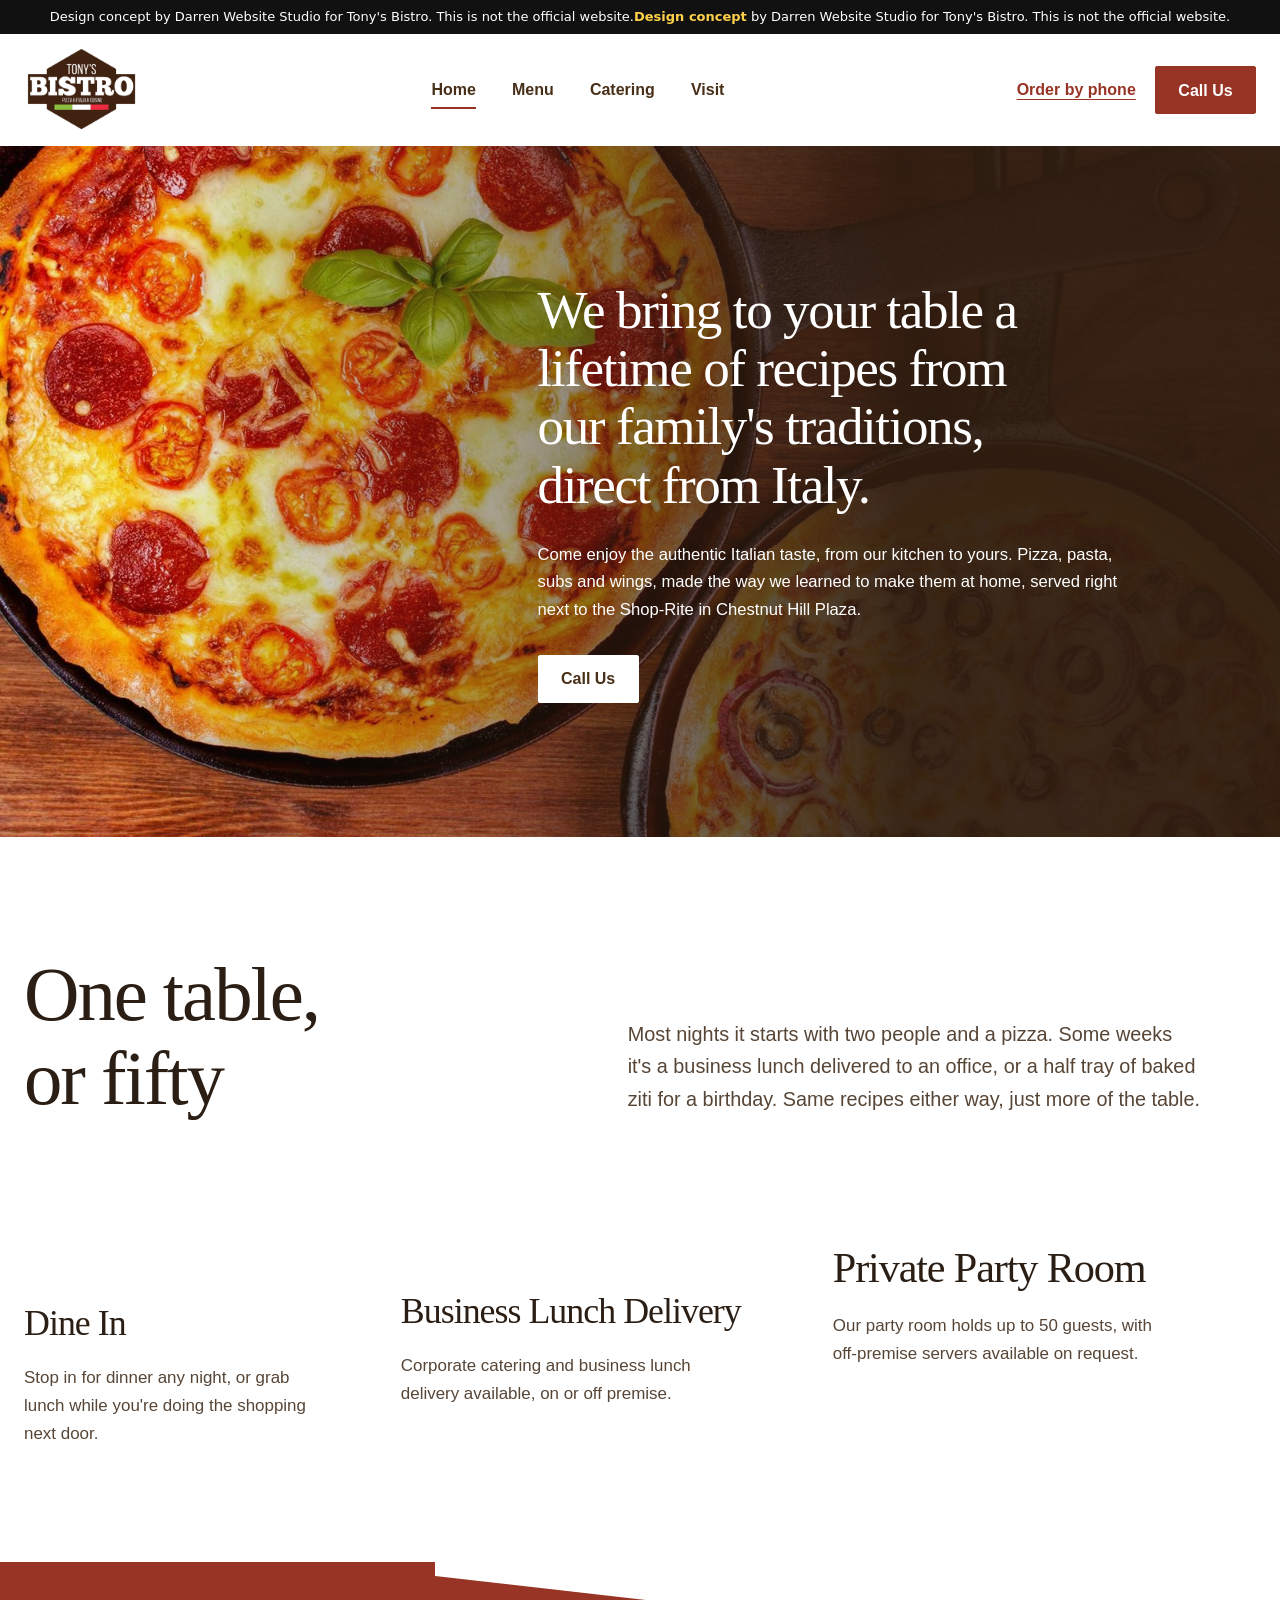
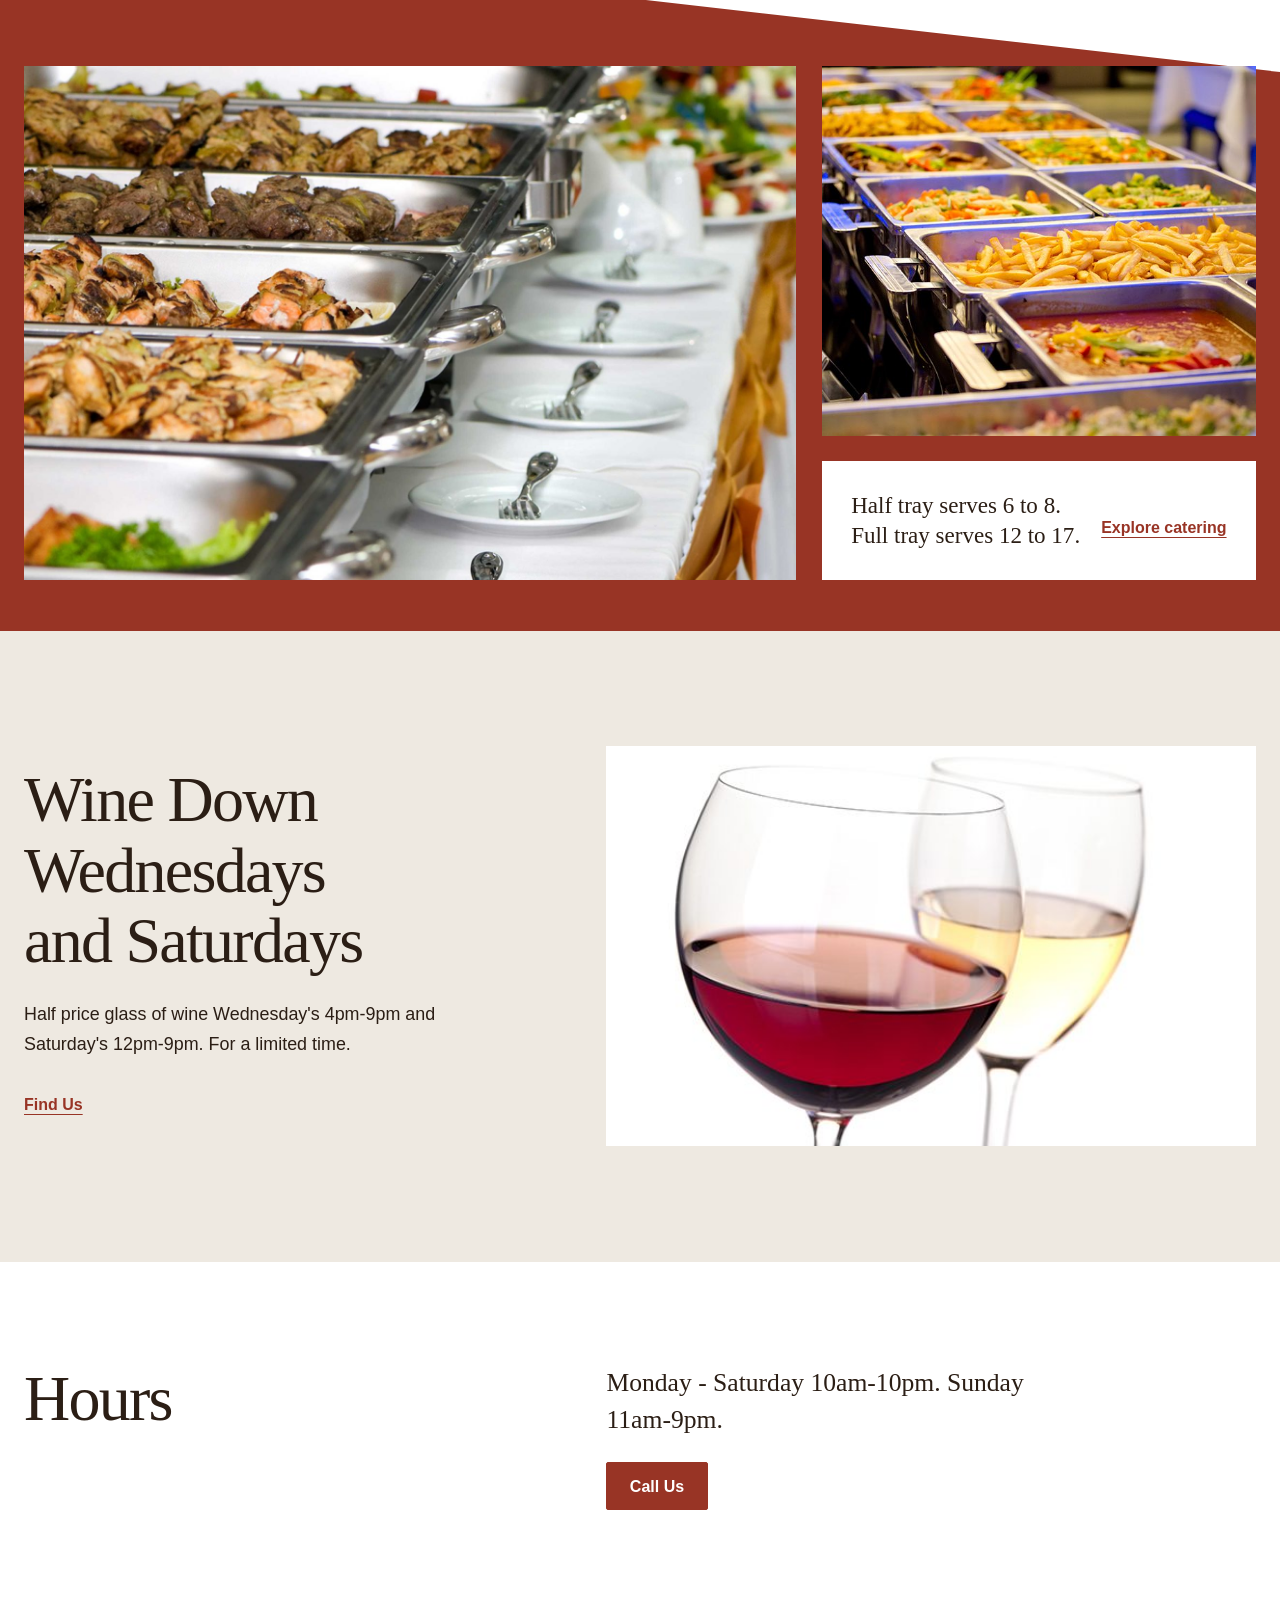
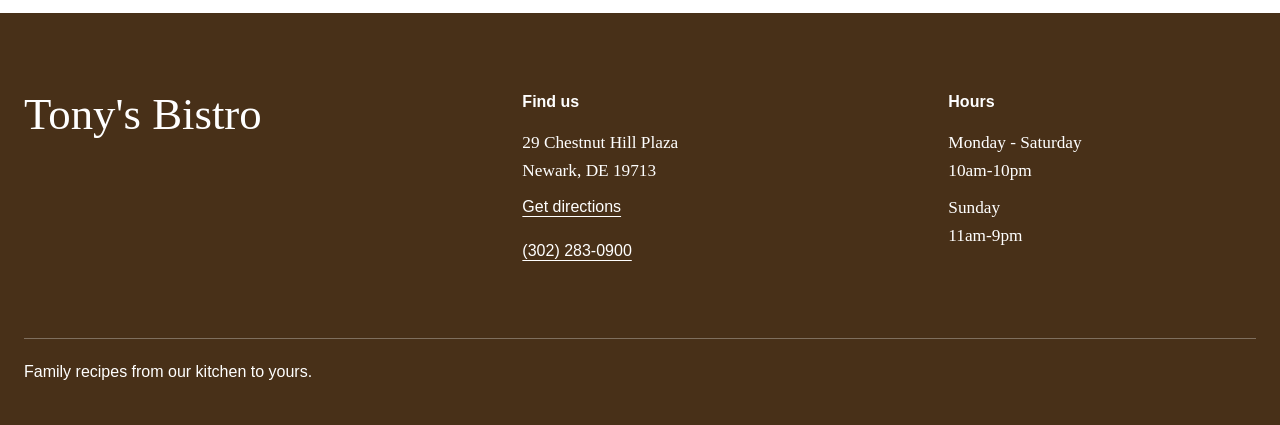
<file: index.html>
<!doctype html>
<html lang="en">
<head>
  <meta charset="utf-8">
  <meta name="viewport" content="width=device-width, initial-scale=1">
  <meta name="robots" content="noindex, nofollow">
  <meta name="theme-color" content="#483018">
  <meta name="description" content="Family Italian recipes from Tony's Bistro in Newark, DE. Dine in, order lunch, or let us cater your next party for up to 50 guests.">
  <meta property="og:title" content="Tony's Bistro | Italian Restaurant &amp; Catering in Newark, DE">
  <meta property="og:description" content="Family Italian recipes from Tony's Bistro in Newark, DE. Dine in, order lunch, or let us cater your next party for up to 50 guests.">
  <meta property="og:image" content="assets/photo-6.jpg">
  <title>Tony's Bistro | Italian Restaurant &amp; Catering in Newark, DE</title>
  <link rel="icon" type="image/png" href="assets/logo-1.png">
  <link rel="stylesheet" href="styles.css">
  <script src="main.js" defer></script>
</head>
<body class="page-home">
  <div id="concept-banner" style="background:#111;color:#fff;font:13px/1.4 system-ui,sans-serif;text-align:center;padding:8px 16px;position:relative;z-index:99"><b style="color:#ffd24a">Design concept</b> by Darren Website Studio for Tony&#x27;s Bistro. This is not the official website.</div>
  <a class="skip-link" href="#main">Skip to content</a>

  <header class="site-header">
    <div class="header-inner container">
      <a class="brand" href="index.html" aria-label="Tony's Bistro, home">
        <img src="assets/logo-1.png" alt="Tony's Bistro pizza and Italian cuisine" width="600" height="433">
      </a>
      <nav class="site-nav" aria-label="Main navigation">
        <a href="index.html" aria-current="page">Home</a>
        <a href="menu.html">Menu</a>
        <a href="catering.html">Catering</a>
        <a href="visit.html">Visit</a>
      </nav>
      <div class="header-actions">
        <a class="order-link" href="tel:302-283-0900">Order by phone</a>
        <a class="button header-call" href="tel:302-283-0900">Call Us</a>
      </div>
    </div>
  </header>

  <main id="main">
    <section class="hero" aria-labelledby="hero-heading">
      <figure class="hero-photo">
        <img src="assets/photo-6.jpg" alt="Two pizzas in cast-iron skillets on a wooden table, one topped with pepperoni and basil" width="1600" height="1066" fetchpriority="high">
      </figure>
      <div class="hero-content">
        <h1 id="hero-heading">We bring to your table a lifetime of recipes from our family's traditions, direct from Italy.</h1>
        <p>Come enjoy the authentic Italian taste, from our kitchen to yours. Pizza, pasta, subs and wings, made the way we learned to make them at home, served right next to the Shop-Rite in Chestnut Hill Plaza.</p>
        <a class="button" href="tel:302-283-0900">Call Us</a>
      </div>
    </section>

    <section class="grows" aria-labelledby="grows-heading">
      <div class="container">
        <div class="grows-intro">
          <h2 id="grows-heading">One table, or fifty</h2>
          <p>Most nights it starts with two people and a pizza. Some weeks it's a business lunch delivered to an office, or a half tray of baked ziti for a birthday. Same recipes either way, just more of the table.</p>
        </div>
        <div class="gathering-list">
          <article class="gathering-row">
            <h3>Dine In</h3>
            <p>Stop in for dinner any night, or grab lunch while you're doing the shopping next door.</p>
          </article>
          <article class="gathering-row">
            <h3>Business Lunch Delivery</h3>
            <p>Corporate catering and business lunch delivery available, on or off premise.</p>
          </article>
          <article class="gathering-row">
            <h3>Private Party Room</h3>
            <p>Our party room holds up to 50 guests, with off-premise servers available on request.</p>
          </article>
        </div>
      </div>
    </section>

    <section class="runner-stage" aria-label="Catering at Tony's Bistro">
      <div class="spread-layout container">
        <figure class="spread-main">
          <img src="assets/photo-7.jpg" alt="Prepared chicken dishes in catering trays" width="1600" height="1066" loading="lazy">
        </figure>
        <div class="spread-side">
          <figure>
            <img src="assets/photo-3.jpg" alt="Prepared food arranged in buffet trays" width="800" height="533" loading="lazy">
          </figure>
          <div class="spread-note">
            <p>Half tray serves 6 to 8. Full tray serves 12 to 17.</p>
            <a class="text-link" href="catering.html#guide">Explore catering</a>
          </div>
        </div>
      </div>
    </section>

    <section class="wine" aria-labelledby="wine-heading">
      <div class="wine-inner container">
        <div class="wine-copy">
          <h2 id="wine-heading">Wine Down Wednesdays and Saturdays</h2>
          <p>Half price glass of wine Wednesday's 4pm-9pm and Saturday's 12pm-9pm. For a limited time.</p>
          <a class="text-link" href="https://www.google.com/maps/place/29+Chestnut+Hill+Plaza,+Newark,+DE+19713/data=!4m2!3m1!1s0x89c7a9fa082a49b9:0x9dce236782ae9446?sa=X&amp;ved=0ahUKEwjrg4-zkqrLAhVDGB4KHcdxAVAQ8gEIHDAA">Find Us</a>
        </div>
        <figure class="wine-image">
          <img src="assets/photo-4.jpg" alt="A glass of red wine and a glass of white wine" width="600" height="400" loading="lazy">
        </figure>
      </div>
    </section>

    <section class="home-hours" aria-labelledby="hours-heading">
      <div class="hours-inner container">
        <h2 id="hours-heading">Hours</h2>
        <div>
          <p>Monday - Saturday 10am-10pm. Sunday 11am-9pm.</p>
          <a class="button" href="tel:302-283-0900">Call Us</a>
        </div>
      </div>
    </section>
  </main>

  <footer class="site-footer">
    <div class="container">
      <div class="footer-inner">
        <div class="footer-brand"><p class="footer-name">Tony's Bistro</p></div>
        <div class="footer-group">
          <p class="footer-label">Find us</p>
          <address>29 Chestnut Hill Plaza<br>Newark, DE 19713</address>
          <a href="https://www.google.com/maps/place/29+Chestnut+Hill+Plaza,+Newark,+DE+19713/data=!4m2!3m1!1s0x89c7a9fa082a49b9:0x9dce236782ae9446?sa=X&amp;ved=0ahUKEwjrg4-zkqrLAhVDGB4KHcdxAVAQ8gEIHDAA">Get directions</a><br>
          <a href="tel:302-283-0900">(302) 283-0900</a>
        </div>
        <div class="footer-group">
          <p class="footer-label">Hours</p>
          <p>Monday - Saturday<br>10am-10pm</p>
          <p>Sunday<br>11am-9pm</p>
        </div>
      </div>
      <p class="footer-end">Family recipes from our kitchen to yours.</p>
    </div>
  </footer>
</body>
</html>
</file>
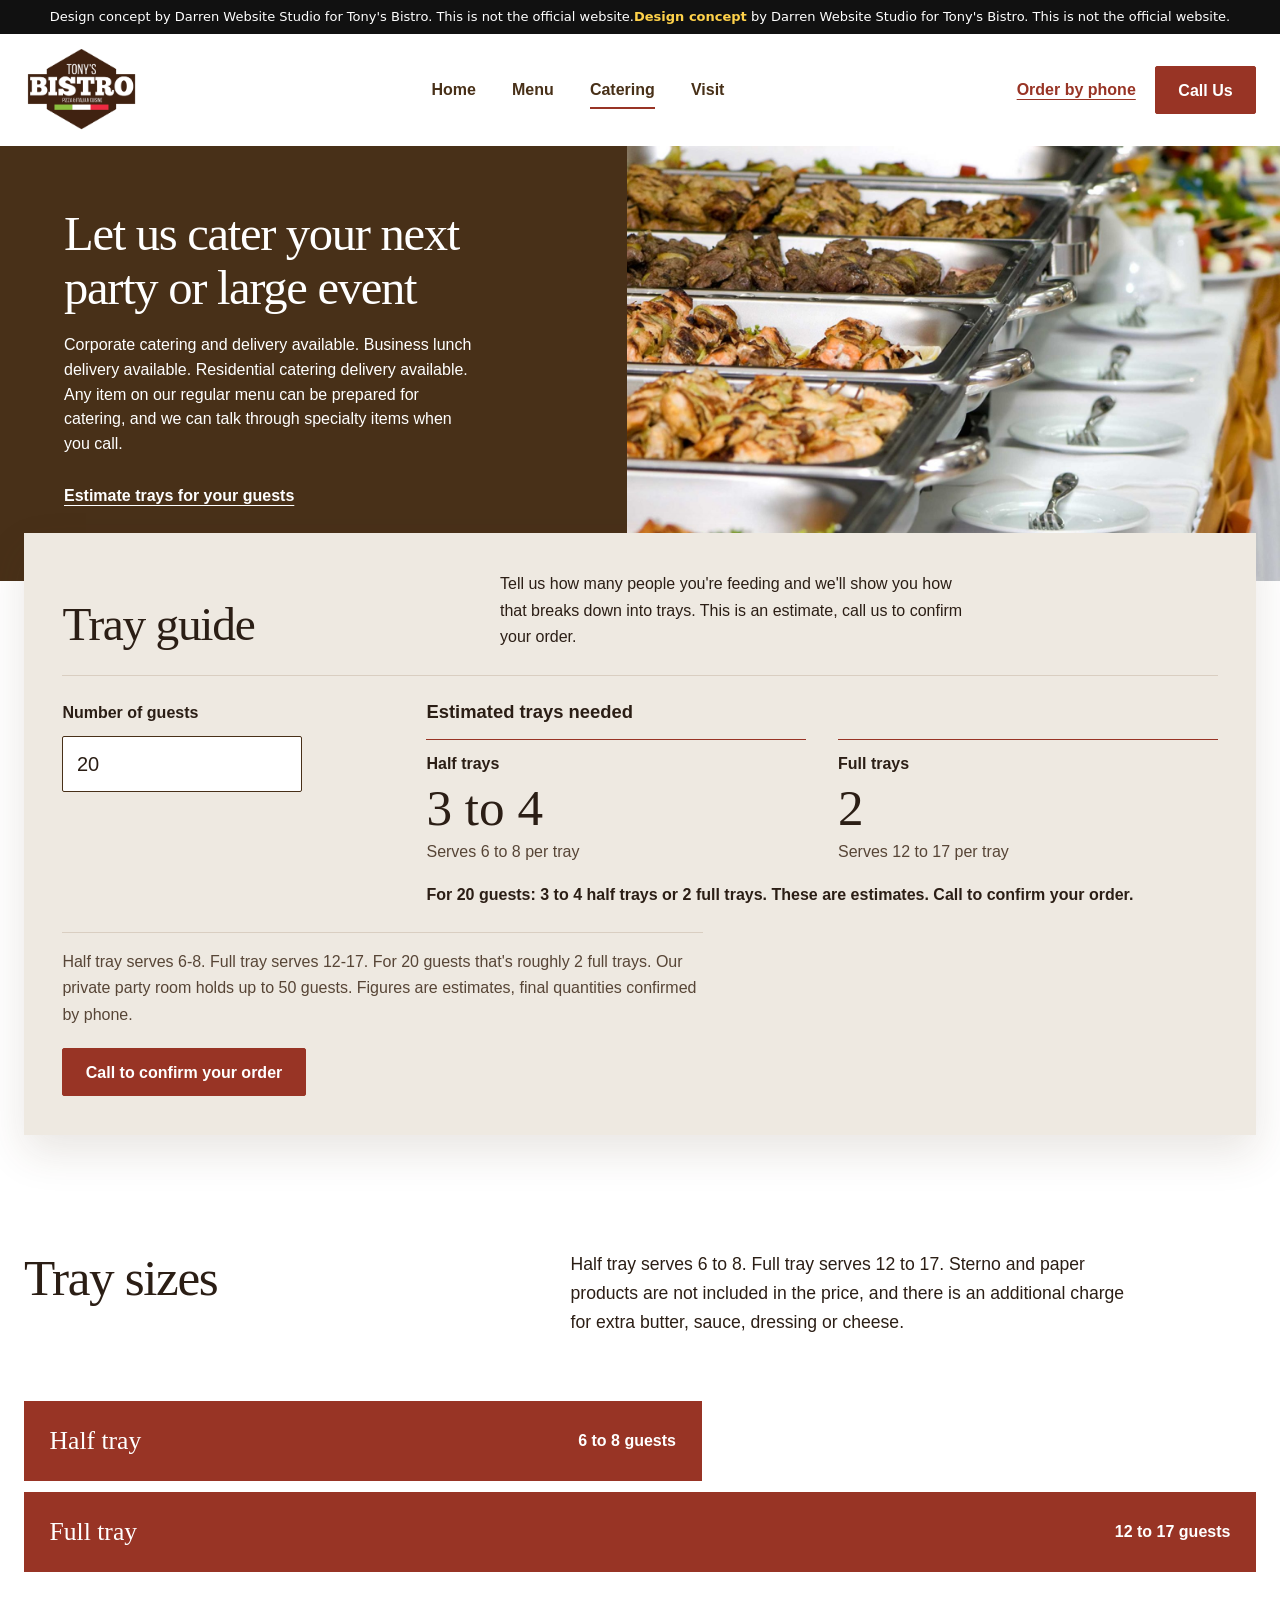
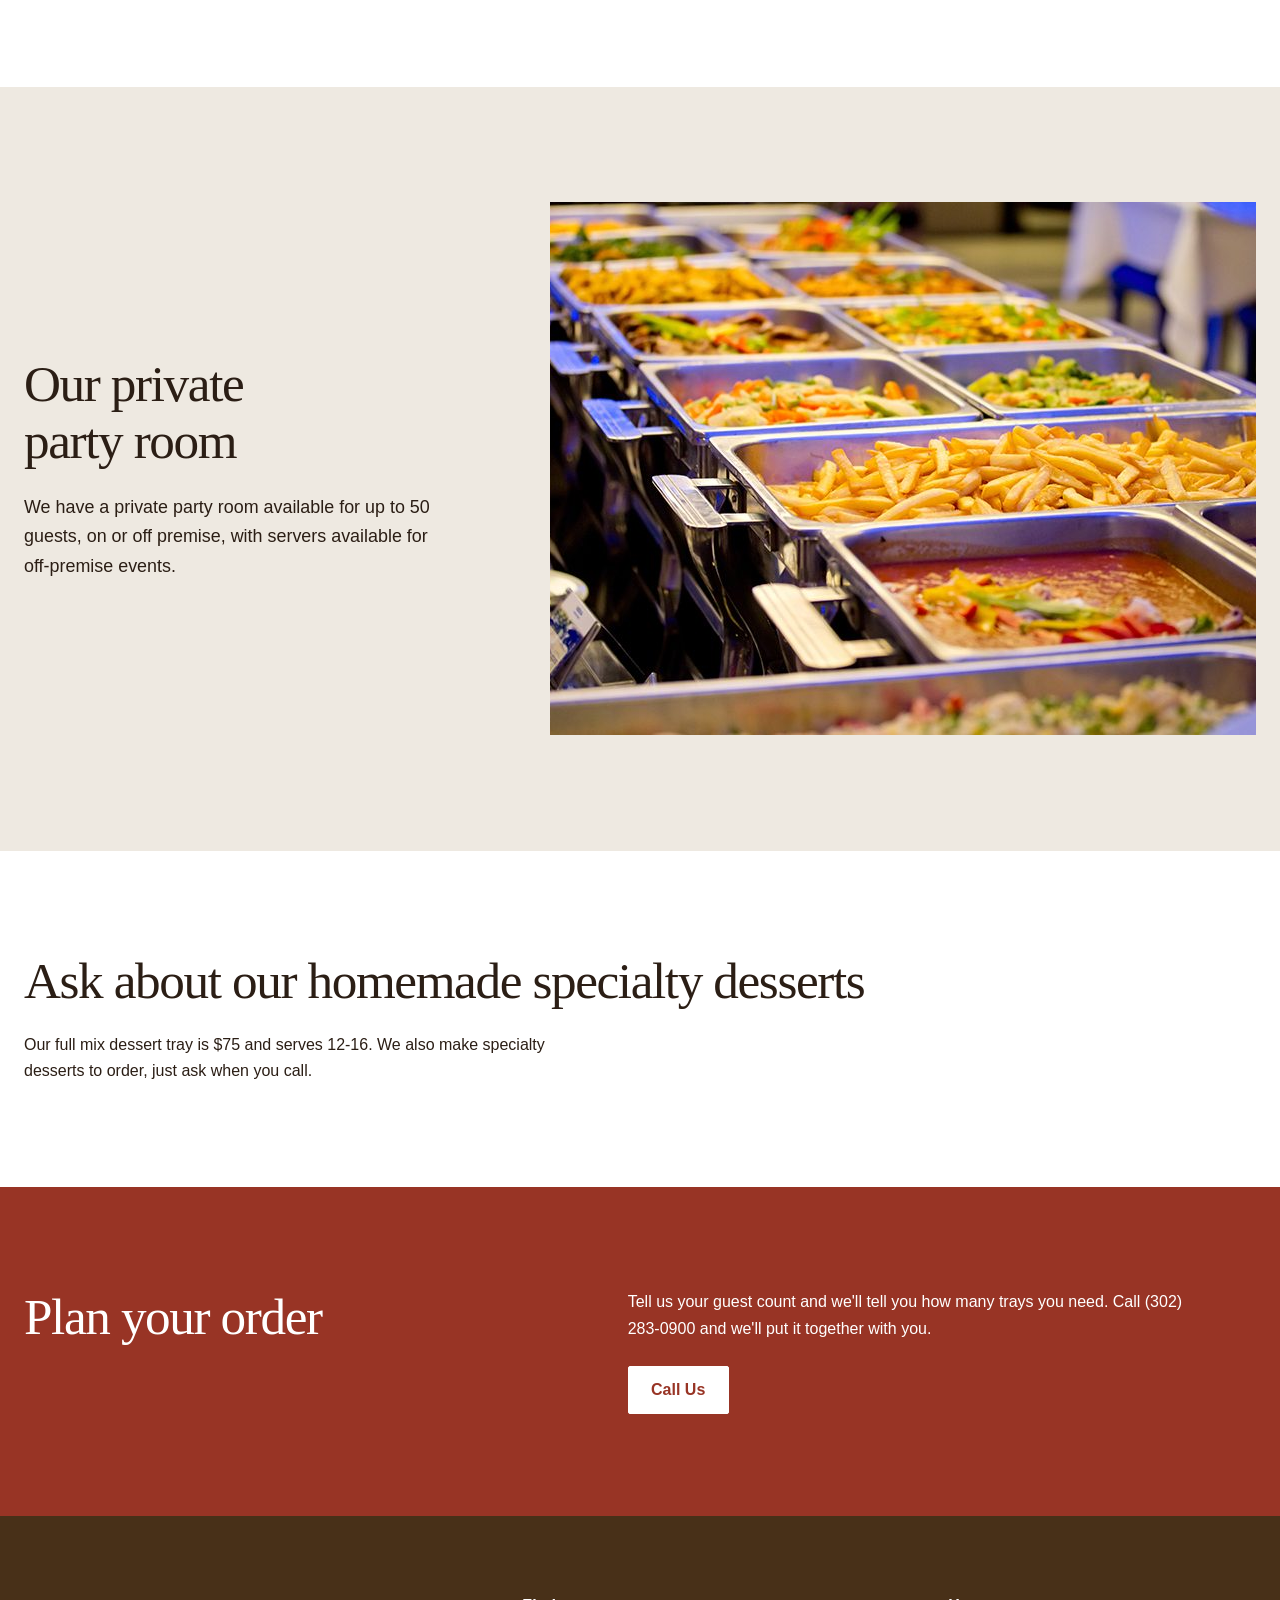
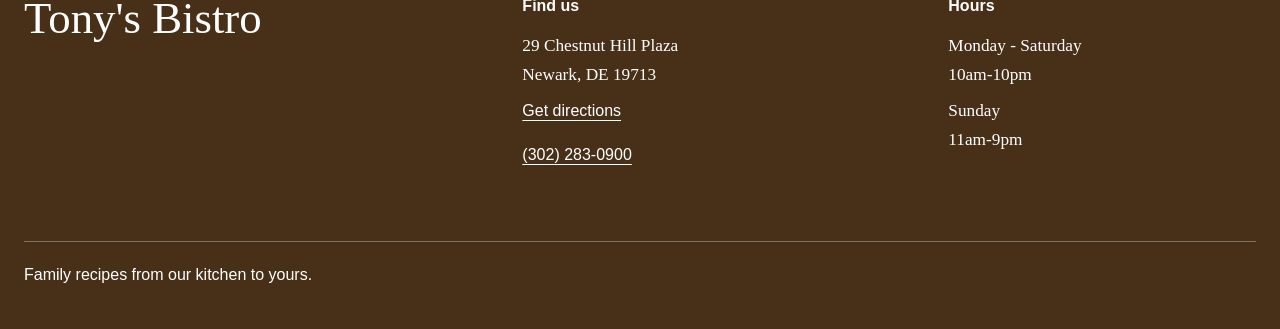
<file: catering.html>
<!doctype html>
<html lang="en">
<head>
  <meta charset="utf-8">
  <meta name="viewport" content="width=device-width, initial-scale=1">
  <meta name="robots" content="noindex, nofollow">
  <meta name="theme-color" content="#483018">
  <meta name="description" content="Tony's Bistro caters business lunches, corporate events and private parties up to 50 guests in Newark, DE. Half and full trays available.">
  <meta property="og:title" content="Catering &amp; Private Parties | Tony's Bistro Newark, DE">
  <meta property="og:description" content="Tony's Bistro caters business lunches, corporate events and private parties up to 50 guests in Newark, DE. Half and full trays available.">
  <meta property="og:image" content="assets/photo-7.jpg">
  <title>Catering &amp; Private Parties | Tony's Bistro Newark, DE</title>
  <link rel="icon" type="image/png" href="assets/logo-1.png">
  <link rel="stylesheet" href="styles.css">
  <script src="main.js" defer></script>
</head>
<body class="page-catering">
  <div id="concept-banner" style="background:#111;color:#fff;font:13px/1.4 system-ui,sans-serif;text-align:center;padding:8px 16px;position:relative;z-index:99"><b style="color:#ffd24a">Design concept</b> by Darren Website Studio for Tony&#x27;s Bistro. This is not the official website.</div>
  <a class="skip-link" href="#main">Skip to content</a>

  <header class="site-header">
    <div class="header-inner container">
      <a class="brand" href="index.html" aria-label="Tony's Bistro, home">
        <img src="assets/logo-1.png" alt="Tony's Bistro pizza and Italian cuisine" width="600" height="433">
      </a>
      <nav class="site-nav" aria-label="Main navigation">
        <a href="index.html">Home</a>
        <a href="menu.html">Menu</a>
        <a href="catering.html" aria-current="page">Catering</a>
        <a href="visit.html">Visit</a>
      </nav>
      <div class="header-actions">
        <a class="order-link" href="tel:302-283-0900">Order by phone</a>
        <a class="button header-call" href="tel:302-283-0900">Call Us</a>
      </div>
    </div>
  </header>

  <main id="main">
    <section class="inner-hero catering-hero" aria-labelledby="catering-heading">
      <div class="container">
        <div class="catering-hero-copy">
          <h1 id="catering-heading">Let us cater your next party or large event</h1>
          <p>Corporate catering and delivery available. Business lunch delivery available. Residential catering delivery available. Any item on our regular menu can be prepared for catering, and we can talk through specialty items when you call.</p>
          <a class="hero-anchor" href="#guide">Estimate trays for your guests</a>
        </div>
        <figure>
          <img src="assets/photo-7.jpg" alt="Prepared chicken dishes in catering trays" width="1600" height="1066" fetchpriority="high">
        </figure>
      </div>
    </section>

    <section class="catering-planner" aria-label="Catering tray planning">
      <div class="container">
        <div class="tray-guide" id="guide" data-tray-guide aria-labelledby="guide-heading">
          <div class="guide-intro">
            <h2 id="guide-heading">Tray guide</h2>
            <p>Tell us how many people you're feeding and we'll show you how that breaks down into trays. This is an estimate, call us to confirm your order.</p>
          </div>

          <div class="guide-workspace">
            <div class="guide-field">
              <label for="guest-count">Number of guests</label>
              <input id="guest-count" data-guest-count type="number" min="1" step="1" inputmode="numeric" autocomplete="off" value="20" disabled aria-describedby="guest-note guest-error">
              <p class="field-error" id="guest-error" data-tray-error aria-live="polite"></p>
              <noscript><p class="no-script-note">The example shows 20 guests. Call us to discuss another guest count.</p></noscript>
            </div>

            <div class="guide-answer">
              <h3>Estimated trays needed</h3>
              <div class="estimate-grid" data-estimate-grid>
                <div class="estimate">
                  <p class="estimate-name">Half trays</p>
                  <p class="estimate-value" data-half-count>3 to 4</p>
                  <p>Serves 6 to 8 per tray</p>
                </div>
                <div class="estimate">
                  <p class="estimate-name">Full trays</p>
                  <p class="estimate-value" data-full-count>2</p>
                  <p>Serves 12 to 17 per tray</p>
                </div>
              </div>
              <p class="tray-result" data-tray-result aria-live="polite" aria-atomic="true">For 20 guests: 3 to 4 half trays or 2 full trays. These are estimates. Call to confirm your order.</p>
            </div>
          </div>

          <p class="guide-note" id="guest-note">Half tray serves 6-8. Full tray serves 12-17. For 20 guests that's roughly 2 full trays. Our private party room holds up to 50 guests. Figures are estimates, final quantities confirmed by phone.</p>
          <a class="button" href="tel:302-283-0900">Call to confirm your order</a>
        </div>

        <div class="planner-intro" id="trays">
          <h2 id="trays-heading">Tray sizes</h2>
          <p>Half tray serves 6 to 8. Full tray serves 12 to 17. Sterno and paper products are not included in the price, and there is an additional charge for extra butter, sauce, dressing or cheese.</p>
        </div>
        <div class="tray-scale" aria-label="Comparison of published tray serving ranges">
          <div class="tray-band tray-band-half">
            <span>Half tray</span>
            <strong>6 to 8 guests</strong>
          </div>
          <div class="tray-band tray-band-full">
            <span>Full tray</span>
            <strong>12 to 17 guests</strong>
          </div>
        </div>
      </div>
    </section>

    <section class="room-section" id="room" aria-labelledby="room-heading">
      <div class="container room-layout">
        <div class="room-copy">
          <h2 id="room-heading">Our private party room</h2>
          <p>We have a private party room available for up to 50 guests, on or off premise, with servers available for off-premise events.</p>
        </div>
        <figure>
          <img src="assets/photo-3.jpg" alt="Prepared food arranged in buffet trays" width="800" height="533" loading="lazy">
        </figure>
      </div>
    </section>

    <section class="content-section dessert-section" id="desserts" aria-labelledby="desserts-heading">
      <div class="container">
        <h2 id="desserts-heading">Ask about our homemade specialty desserts</h2>
        <p>Our full mix dessert tray is $75 and serves 12-16. We also make specialty desserts to order, just ask when you call.</p>
      </div>
    </section>

    <section class="content-section closing-section" aria-labelledby="plan-heading">
      <div class="container">
        <h2 id="plan-heading">Plan your order</h2>
        <p>Tell us your guest count and we'll tell you how many trays you need. Call (302) 283-0900 and we'll put it together with you.</p>
        <p><a class="button" href="tel:302-283-0900">Call Us</a></p>
      </div>
    </section>
  </main>

  <footer class="site-footer">
    <div class="container">
      <div class="footer-inner">
        <div class="footer-brand"><p class="footer-name">Tony's Bistro</p></div>
        <div class="footer-group">
          <p class="footer-label">Find us</p>
          <address>29 Chestnut Hill Plaza<br>Newark, DE 19713</address>
          <a href="https://www.google.com/maps/place/29+Chestnut+Hill+Plaza,+Newark,+DE+19713/data=!4m2!3m1!1s0x89c7a9fa082a49b9:0x9dce236782ae9446?sa=X&amp;ved=0ahUKEwjrg4-zkqrLAhVDGB4KHcdxAVAQ8gEIHDAA">Get directions</a><br>
          <a href="tel:302-283-0900">(302) 283-0900</a>
        </div>
        <div class="footer-group">
          <p class="footer-label">Hours</p>
          <p>Monday - Saturday<br>10am-10pm</p>
          <p>Sunday<br>11am-9pm</p>
        </div>
      </div>
      <p class="footer-end">Family recipes from our kitchen to yours.</p>
    </div>
  </footer>
</body>
</html>
</file>
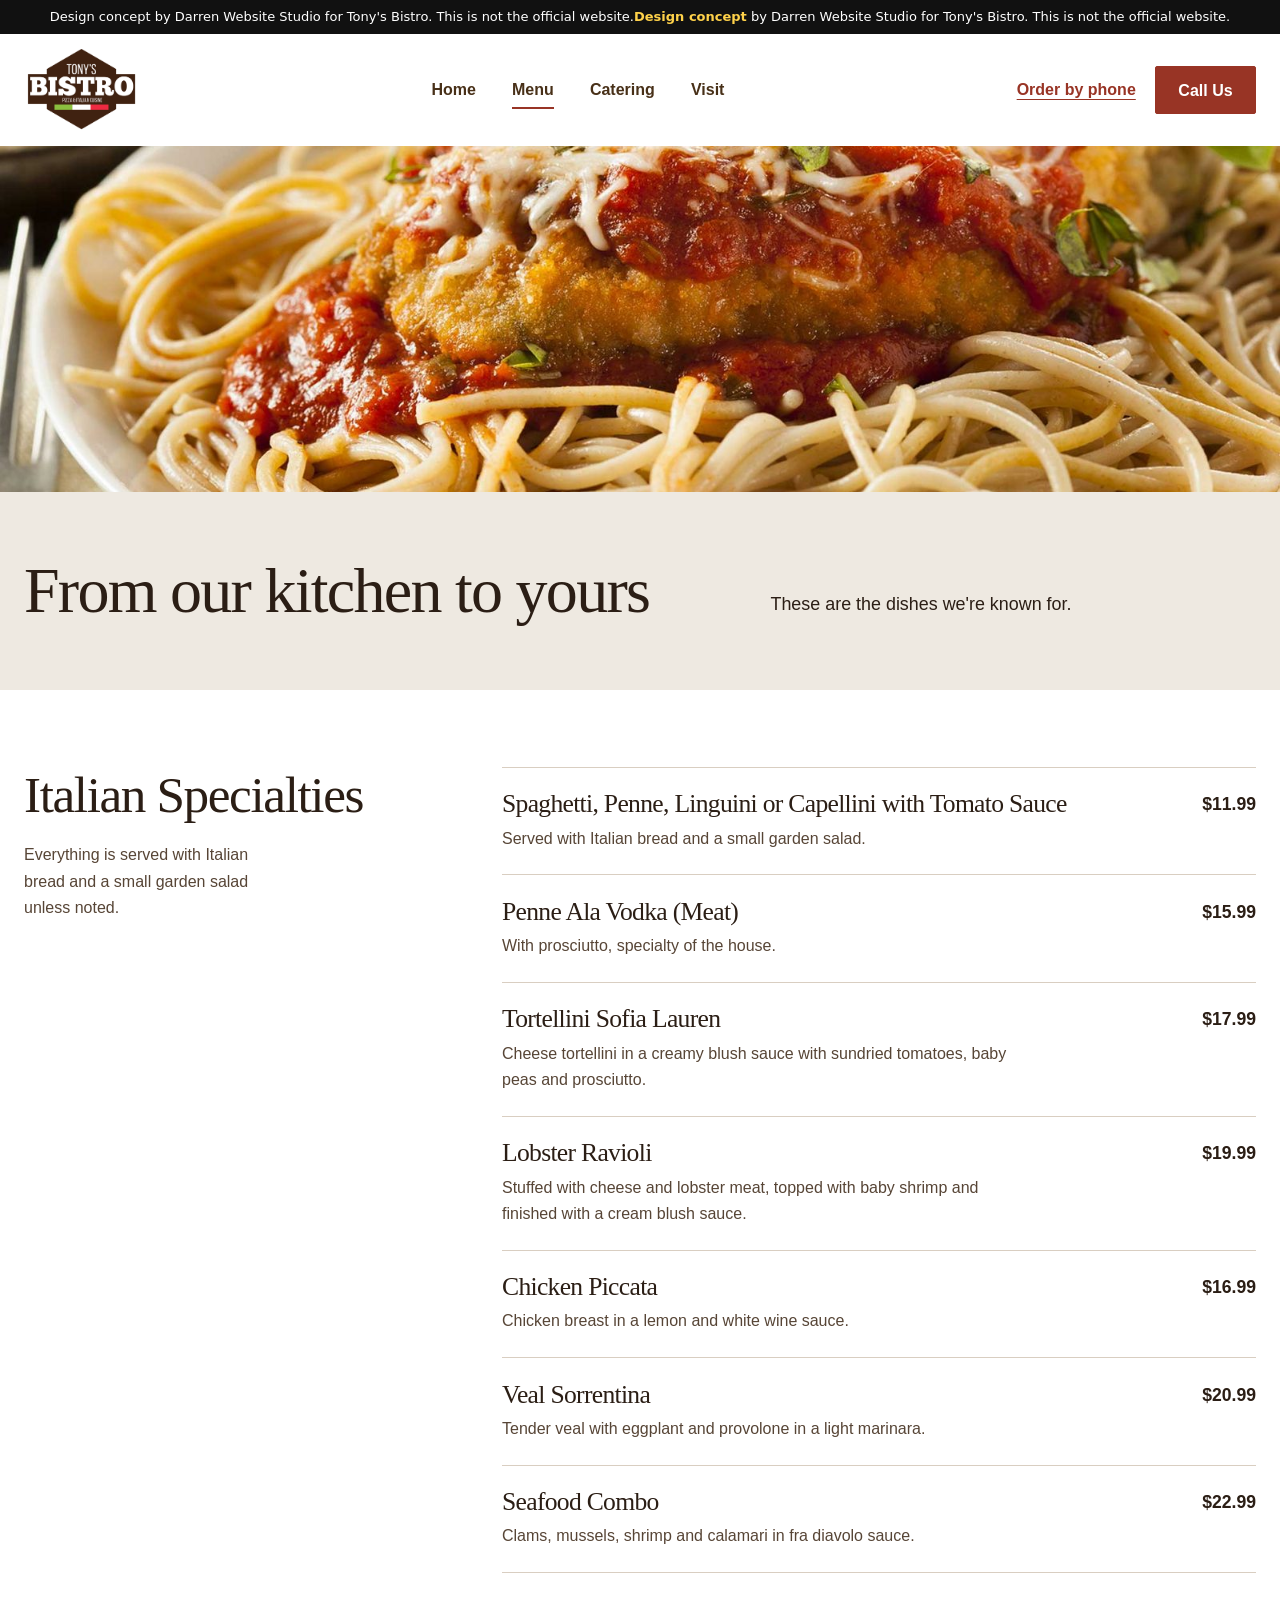
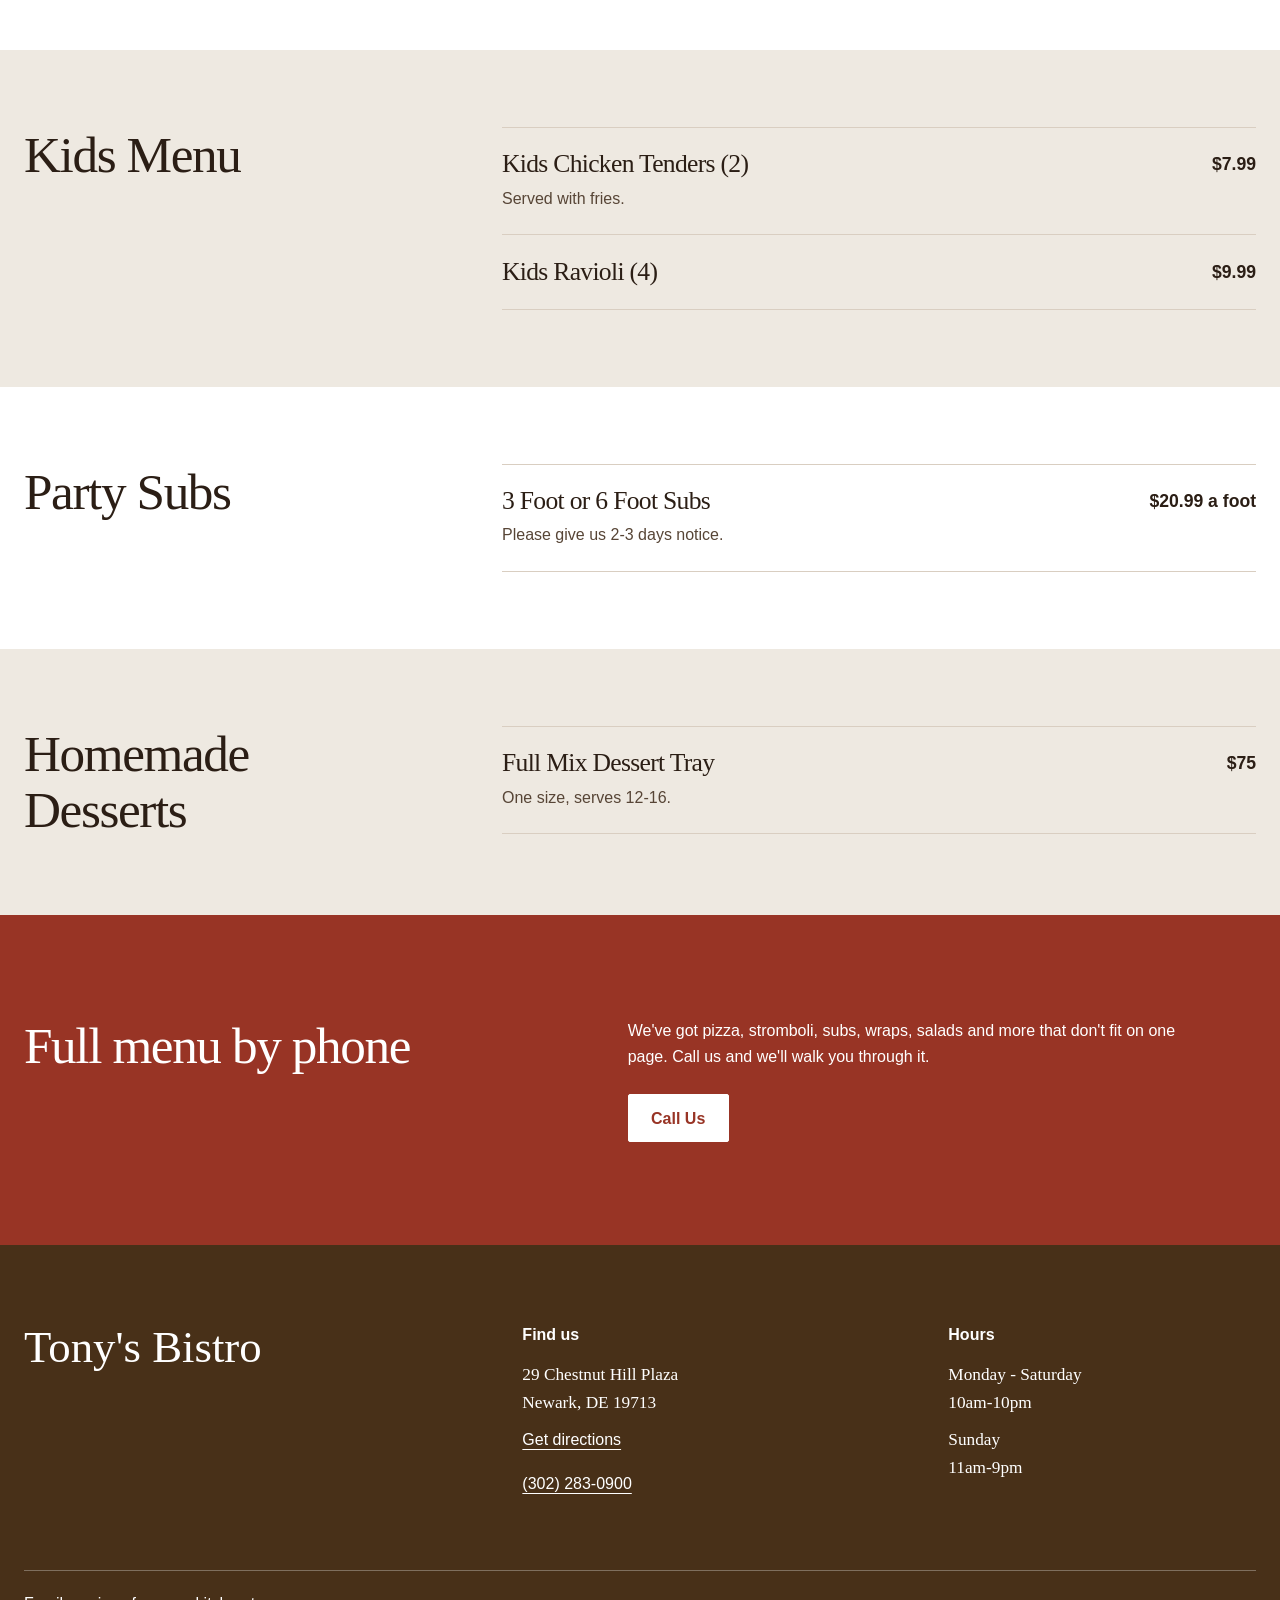
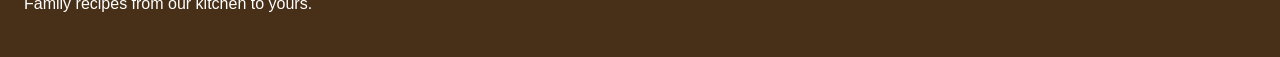
<file: menu.html>
<!doctype html>
<html lang="en">
<head>
  <meta charset="utf-8">
  <meta name="viewport" content="width=device-width, initial-scale=1">
  <meta name="robots" content="noindex, nofollow">
  <meta name="theme-color" content="#483018">
  <meta name="description" content="Pasta, Italian specialties and kids dishes at Tony's Bistro in Newark, DE. See our prices and descriptions.">
  <meta property="og:title" content="Menu | Tony's Bistro Newark, DE">
  <meta property="og:description" content="Pasta, Italian specialties and kids dishes at Tony's Bistro in Newark, DE. See our prices and descriptions.">
  <meta property="og:image" content="assets/photo-8.jpg">
  <title>Menu | Tony's Bistro Newark, DE</title>
  <link rel="icon" type="image/png" href="assets/logo-1.png">
  <link rel="stylesheet" href="styles.css">
  <script src="main.js" defer></script>
</head>
<body class="page-menu">
  <div id="concept-banner" style="background:#111;color:#fff;font:13px/1.4 system-ui,sans-serif;text-align:center;padding:8px 16px;position:relative;z-index:99"><b style="color:#ffd24a">Design concept</b> by Darren Website Studio for Tony&#x27;s Bistro. This is not the official website.</div>
  <a class="skip-link" href="#main">Skip to content</a>

  <header class="site-header">
    <div class="header-inner container">
      <a class="brand" href="index.html" aria-label="Tony's Bistro, home">
        <img src="assets/logo-1.png" alt="Tony's Bistro pizza and Italian cuisine" width="600" height="433">
      </a>
      <nav class="site-nav" aria-label="Main navigation">
        <a href="index.html">Home</a>
        <a href="menu.html" aria-current="page">Menu</a>
        <a href="catering.html">Catering</a>
        <a href="visit.html">Visit</a>
      </nav>
      <div class="header-actions">
        <a class="order-link" href="tel:302-283-0900">Order by phone</a>
        <a class="button header-call" href="tel:302-283-0900">Call Us</a>
      </div>
    </div>
  </header>

  <main id="main">
    <section class="inner-hero menu-hero" aria-labelledby="menu-heading">
      <div class="container">
        <div class="menu-hero-copy">
          <h1 id="menu-heading">From our kitchen to yours</h1>
          <p>These are the dishes we're known for.</p>
        </div>
        <figure>
          <img src="assets/photo-8.jpg" alt="Chicken parmigiana with pasta and tomato sauce" width="1600" height="1066" fetchpriority="high">
        </figure>
      </div>
    </section>

    <section class="content-section menu-section" id="specialties" aria-labelledby="specialties-heading">
      <div class="container menu-section-layout">
        <div class="menu-section-heading">
          <h2 id="specialties-heading">Italian Specialties</h2>
          <p>Everything is served with Italian bread and a small garden salad unless noted.</p>
        </div>
        <div class="menu-list">
          <article class="menu-item">
            <div>
              <h3>Spaghetti, Penne, Linguini or Capellini with Tomato Sauce</h3>
              <p>Served with Italian bread and a small garden salad.</p>
            </div>
            <span class="menu-price">$11.99</span>
          </article>
          <article class="menu-item">
            <div>
              <h3>Penne Ala Vodka (Meat)</h3>
              <p>With prosciutto, specialty of the house.</p>
            </div>
            <span class="menu-price">$15.99</span>
          </article>
          <article class="menu-item">
            <div>
              <h3>Tortellini Sofia Lauren</h3>
              <p>Cheese tortellini in a creamy blush sauce with sundried tomatoes, baby peas and prosciutto.</p>
            </div>
            <span class="menu-price">$17.99</span>
          </article>
          <article class="menu-item">
            <div>
              <h3>Lobster Ravioli</h3>
              <p>Stuffed with cheese and lobster meat, topped with baby shrimp and finished with a cream blush sauce.</p>
            </div>
            <span class="menu-price">$19.99</span>
          </article>
          <article class="menu-item">
            <div>
              <h3>Chicken Piccata</h3>
              <p>Chicken breast in a lemon and white wine sauce.</p>
            </div>
            <span class="menu-price">$16.99</span>
          </article>
          <article class="menu-item">
            <div>
              <h3>Veal Sorrentina</h3>
              <p>Tender veal with eggplant and provolone in a light marinara.</p>
            </div>
            <span class="menu-price">$20.99</span>
          </article>
          <article class="menu-item">
            <div>
              <h3>Seafood Combo</h3>
              <p>Clams, mussels, shrimp and calamari in fra diavolo sauce.</p>
            </div>
            <span class="menu-price">$22.99</span>
          </article>
        </div>
      </div>
    </section>

    <section class="content-section menu-section menu-section-alt" id="kids" aria-labelledby="kids-heading">
      <div class="container menu-section-layout">
        <h2 id="kids-heading">Kids Menu</h2>
        <div class="menu-list">
          <article class="menu-item">
            <div><h3>Kids Chicken Tenders (2)</h3><p>Served with fries.</p></div>
            <span class="menu-price">$7.99</span>
          </article>
          <article class="menu-item">
            <h3>Kids Ravioli (4)</h3>
            <span class="menu-price">$9.99</span>
          </article>
        </div>
      </div>
    </section>

    <section class="content-section menu-section" id="subs" aria-labelledby="subs-heading">
      <div class="container menu-section-layout">
        <h2 id="subs-heading">Party Subs</h2>
        <div class="menu-list">
          <article class="menu-item">
            <div><h3>3 Foot or 6 Foot Subs</h3><p>Please give us 2-3 days notice.</p></div>
            <span class="menu-price">$20.99 a foot</span>
          </article>
        </div>
      </div>
    </section>

    <section class="content-section menu-section menu-section-alt" id="dessert" aria-labelledby="dessert-heading">
      <div class="container menu-section-layout">
        <h2 id="dessert-heading">Homemade Desserts</h2>
        <div class="menu-list">
          <article class="menu-item">
            <div><h3>Full Mix Dessert Tray</h3><p>One size, serves 12-16.</p></div>
            <span class="menu-price">$75</span>
          </article>
        </div>
      </div>
    </section>

    <section class="content-section closing-section" aria-labelledby="menu-call-heading">
      <div class="container">
        <h2 id="menu-call-heading">Full menu by phone</h2>
        <p>We've got pizza, stromboli, subs, wraps, salads and more that don't fit on one page. Call us and we'll walk you through it.</p>
        <p><a class="button" href="tel:302-283-0900">Call Us</a></p>
      </div>
    </section>
  </main>

  <footer class="site-footer">
    <div class="container">
      <div class="footer-inner">
        <div class="footer-brand"><p class="footer-name">Tony's Bistro</p></div>
        <div class="footer-group">
          <p class="footer-label">Find us</p>
          <address>29 Chestnut Hill Plaza<br>Newark, DE 19713</address>
          <a href="https://www.google.com/maps/place/29+Chestnut+Hill+Plaza,+Newark,+DE+19713/data=!4m2!3m1!1s0x89c7a9fa082a49b9:0x9dce236782ae9446?sa=X&amp;ved=0ahUKEwjrg4-zkqrLAhVDGB4KHcdxAVAQ8gEIHDAA">Get directions</a><br>
          <a href="tel:302-283-0900">(302) 283-0900</a>
        </div>
        <div class="footer-group">
          <p class="footer-label">Hours</p>
          <p>Monday - Saturday<br>10am-10pm</p>
          <p>Sunday<br>11am-9pm</p>
        </div>
      </div>
      <p class="footer-end">Family recipes from our kitchen to yours.</p>
    </div>
  </footer>
</body>
</html>
</file>
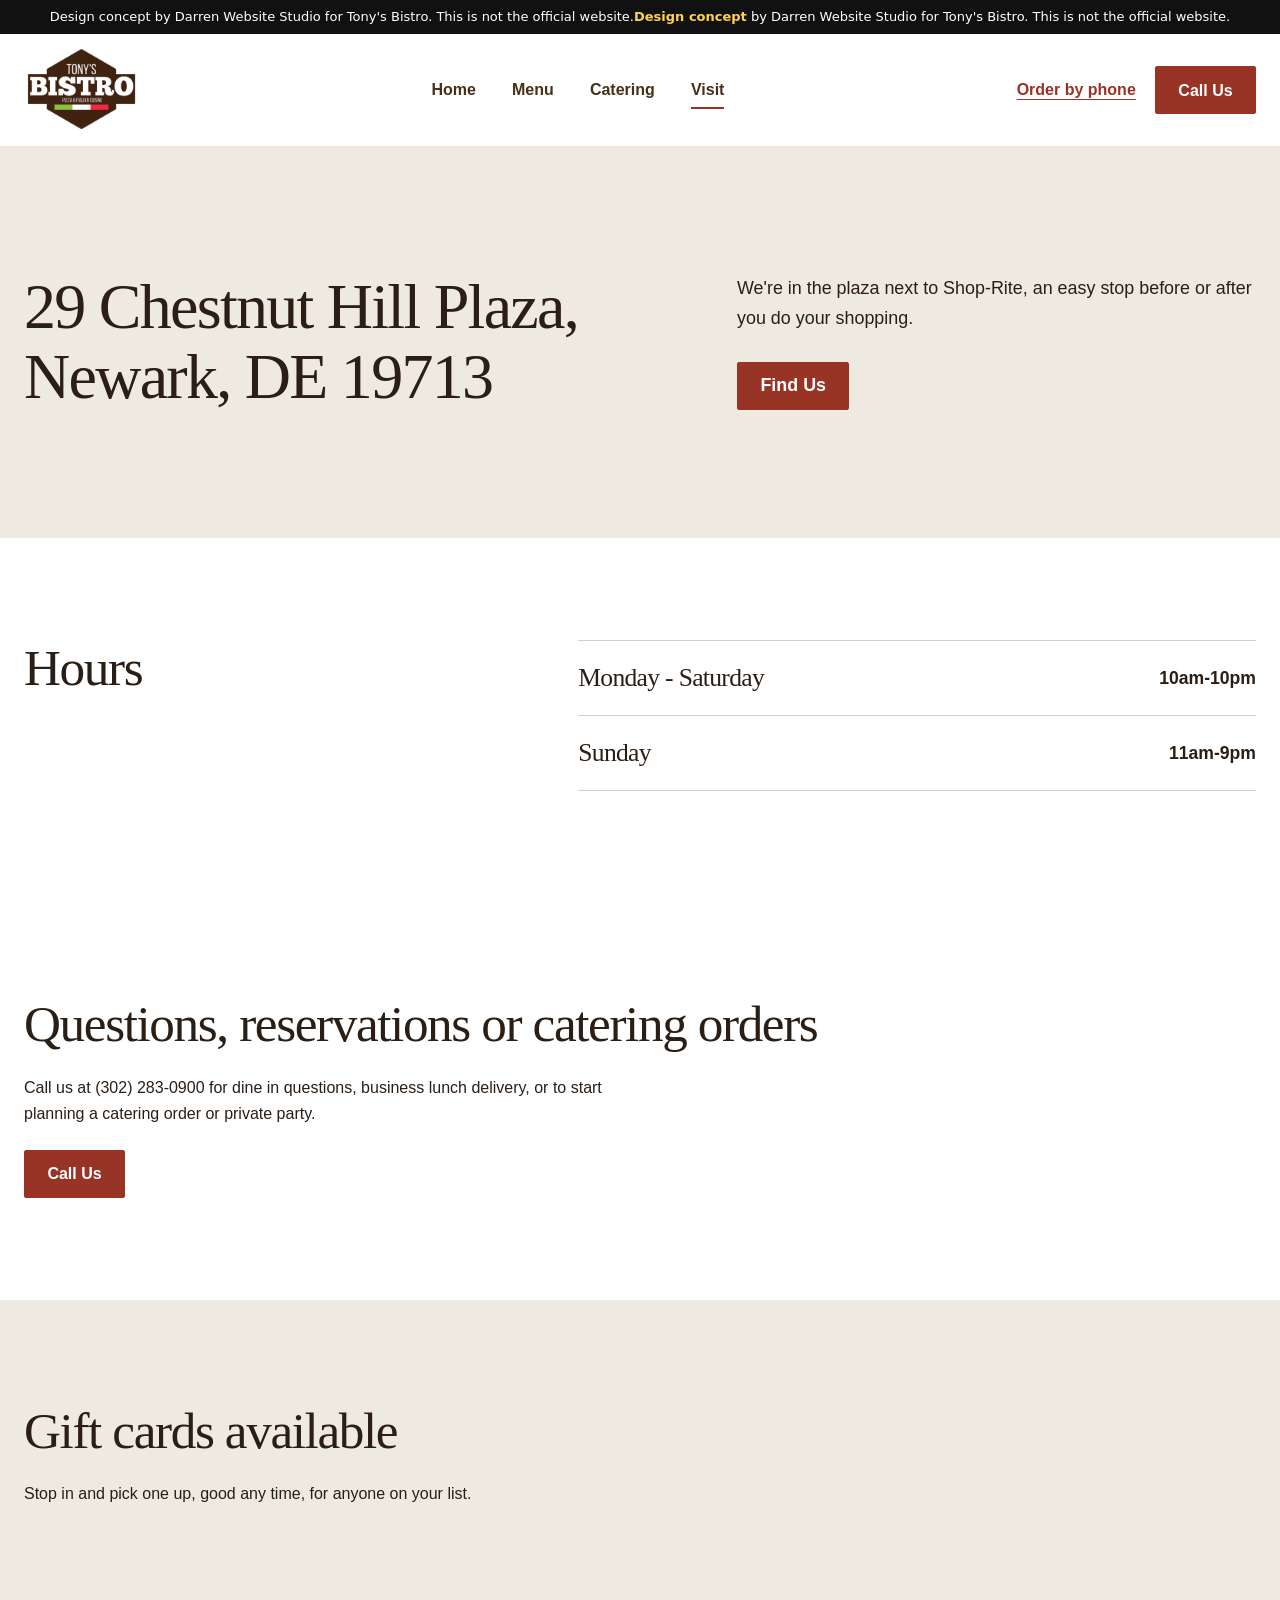
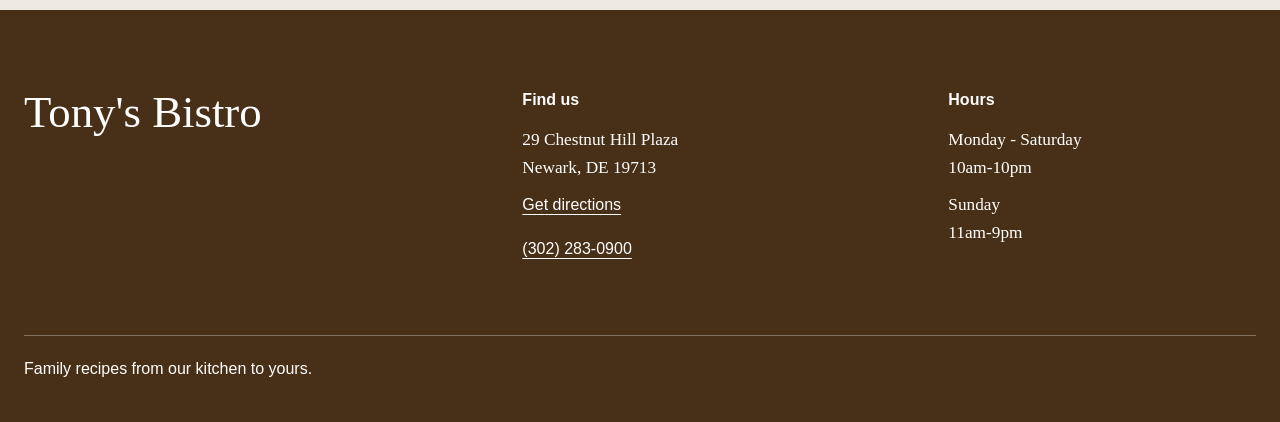
<file: visit.html>
<!doctype html>
<html lang="en">
<head>
  <meta charset="utf-8">
  <meta name="viewport" content="width=device-width, initial-scale=1">
  <meta name="robots" content="noindex, nofollow">
  <meta name="theme-color" content="#483018">
  <meta name="description" content="Find Tony's Bistro at 29 Chestnut Hill Plaza, Newark, DE. Hours, directions and phone number.">
  <meta property="og:title" content="Visit Us | Tony's Bistro Newark, DE">
  <meta property="og:description" content="Find Tony's Bistro at 29 Chestnut Hill Plaza, Newark, DE. Hours, directions and phone number.">
  <meta property="og:image" content="assets/photo-6.jpg">
  <title>Visit Us | Tony's Bistro Newark, DE</title>
  <link rel="icon" type="image/png" href="assets/logo-1.png">
  <link rel="stylesheet" href="styles.css">
  <script src="main.js" defer></script>
</head>
<body class="page-visit">
  <div id="concept-banner" style="background:#111;color:#fff;font:13px/1.4 system-ui,sans-serif;text-align:center;padding:8px 16px;position:relative;z-index:99"><b style="color:#ffd24a">Design concept</b> by Darren Website Studio for Tony&#x27;s Bistro. This is not the official website.</div>
  <a class="skip-link" href="#main">Skip to content</a>

  <header class="site-header">
    <div class="header-inner container">
      <a class="brand" href="index.html" aria-label="Tony's Bistro, home">
        <img src="assets/logo-1.png" alt="Tony's Bistro pizza and Italian cuisine" width="600" height="433">
      </a>
      <nav class="site-nav" aria-label="Main navigation">
        <a href="index.html">Home</a>
        <a href="menu.html">Menu</a>
        <a href="catering.html">Catering</a>
        <a href="visit.html" aria-current="page">Visit</a>
      </nav>
      <div class="header-actions">
        <a class="order-link" href="tel:302-283-0900">Order by phone</a>
        <a class="button header-call" href="tel:302-283-0900">Call Us</a>
      </div>
    </div>
  </header>

  <main id="main">
    <section class="inner-hero visit-hero" id="address" aria-labelledby="address-heading">
      <div class="container">
        <h1 id="address-heading">29 Chestnut Hill Plaza, Newark, DE 19713</h1>
        <div>
          <p>We're in the plaza next to Shop-Rite, an easy stop before or after you do your shopping.</p>
          <p><a class="button" href="https://www.google.com/maps/place/29+Chestnut+Hill+Plaza,+Newark,+DE+19713/data=!4m2!3m1!1s0x89c7a9fa082a49b9:0x9dce236782ae9446?sa=X&amp;ved=0ahUKEwjrg4-zkqrLAhVDGB4KHcdxAVAQ8gEIHDAA">Find Us</a></p>
        </div>
      </div>
    </section>

    <section class="content-section visit-hours-section" id="hours" aria-labelledby="visit-hours-heading">
      <div class="container visit-grid">
        <h2 id="visit-hours-heading">Hours</h2>
        <div class="menu-list">
          <div class="menu-item">
            <h3>Monday - Saturday</h3>
            <span class="menu-price">10am-10pm</span>
          </div>
          <div class="menu-item">
            <h3>Sunday</h3>
            <span class="menu-price">11am-9pm</span>
          </div>
        </div>
      </div>
    </section>

    <section class="content-section" id="contact" aria-labelledby="contact-heading">
      <div class="container">
        <h2 id="contact-heading">Questions, reservations or catering orders</h2>
        <p>Call us at (302) 283-0900 for dine in questions, business lunch delivery, or to start planning a catering order or private party.</p>
        <p><a class="button" href="tel:302-283-0900">Call Us</a></p>
      </div>
    </section>

    <section class="content-section gift-section" id="gift" aria-labelledby="gift-heading">
      <div class="container">
        <h2 id="gift-heading">Gift cards available</h2>
        <p>Stop in and pick one up, good any time, for anyone on your list.</p>
      </div>
    </section>
  </main>

  <footer class="site-footer">
    <div class="container">
      <div class="footer-inner">
        <div class="footer-brand"><p class="footer-name">Tony's Bistro</p></div>
        <div class="footer-group">
          <p class="footer-label">Find us</p>
          <address>29 Chestnut Hill Plaza<br>Newark, DE 19713</address>
          <a href="https://www.google.com/maps/place/29+Chestnut+Hill+Plaza,+Newark,+DE+19713/data=!4m2!3m1!1s0x89c7a9fa082a49b9:0x9dce236782ae9446?sa=X&amp;ved=0ahUKEwjrg4-zkqrLAhVDGB4KHcdxAVAQ8gEIHDAA">Get directions</a><br>
          <a href="tel:302-283-0900">(302) 283-0900</a>
        </div>
        <div class="footer-group">
          <p class="footer-label">Hours</p>
          <p>Monday - Saturday<br>10am-10pm</p>
          <p>Sunday<br>11am-9pm</p>
        </div>
      </div>
      <p class="footer-end">Family recipes from our kitchen to yours.</p>
    </div>
  </footer>
</body>
</html>
</file>
<file: styles.css>
:root {
  --brown: #483018;
  --red: #983425;
  --red-hover: #78281d;
  --white: #ffffff;
  --ink: #2b1e15;
  --muted: #574536;
  --porcelain: #eee9e1;
  --rule: #d9cec1;
  --sans: "Instrument Sans", sans-serif;
  --serif: "Fraunces", Georgia, serif;
}

*, *::before, *::after { box-sizing: border-box; }
html { background: var(--white); }
body {
  min-width: 320px;
  margin: 0;
  color: var(--ink);
  background: var(--white);
  font: 400 1rem/1.65 var(--sans);
  -webkit-font-smoothing: antialiased;
}
#concept-banner {
  padding: 6px 16px;
  color: var(--white);
  background: #17120e;
  font: 500 .8125rem/1.45 var(--sans);
  text-align: center;
}
#concept-banner::before {
  content: "Design concept by Darren Website Studio for Tony's Bistro. This is not the official website.";
}
::selection { color: var(--white); background: var(--red); }
* { scrollbar-color: var(--red) var(--porcelain); }
a { color: inherit; text-underline-offset: .22em; }
a:hover { text-decoration-thickness: 2px; }
button, input { font: inherit; }
button, input, a { -webkit-tap-highlight-color: transparent; }
:focus-visible { outline: 3px solid #d26542; outline-offset: 4px; }
img { display: block; max-width: 100%; }
figure, h1, h2, h3, p { margin: 0; }
h1, h2, h3 {
  font-family: var(--serif);
  font-weight: 400;
  line-height: 1.1;
  letter-spacing: -.027em;
  text-wrap: balance;
}
p { text-wrap: pretty; }
.container { width: min(100% - 3rem, 1320px); margin-inline: auto; }
.skip-link {
  position: absolute;
  z-index: 20;
  top: -5rem;
  left: 1rem;
  padding: .8rem 1rem;
  color: var(--white);
  background: var(--brown);
}
.skip-link:focus { top: 1rem; }

.site-header { position: relative; z-index: 2; background: var(--white); }
.header-inner {
  display: grid;
  grid-template-columns: auto 1fr auto;
  align-items: center;
  gap: clamp(1rem, 3vw, 3rem);
  min-height: 7rem;
}
.brand { display: inline-flex; align-items: center; width: fit-content; }
.brand img { width: clamp(6.4rem, 9vw, 7.8rem); height: auto; }
.site-nav {
  display: flex;
  align-items: center;
  justify-content: center;
  gap: clamp(.5rem, 1.7vw, 1.75rem);
}
.site-nav a {
  position: relative;
  display: inline-flex;
  align-items: center;
  justify-content: center;
  min-height: 44px;
  padding: .35rem .45rem;
  color: var(--brown);
  font-weight: 600;
  text-decoration: none;
  white-space: nowrap;
}
.site-nav a::after {
  position: absolute;
  right: .45rem;
  bottom: 3px;
  left: .45rem;
  height: 2px;
  background: var(--red);
  content: "";
  transform: scaleX(0);
  transform-origin: left;
  transition: transform 200ms ease;
}
.site-nav a:hover::after, .site-nav a[aria-current="page"]::after { transform: scaleX(1); }
.header-actions { display: flex; align-items: center; gap: clamp(.6rem, 1.5vw, 1.5rem); }
.order-link {
  display: inline-flex;
  align-items: center;
  min-height: 44px;
  color: var(--red);
  font-weight: 600;
  white-space: nowrap;
}
.button {
  display: inline-flex;
  align-items: center;
  justify-content: center;
  min-height: 48px;
  padding: .75rem 1.4rem;
  border: 1px solid var(--red);
  border-radius: 2px;
  color: var(--white);
  background: var(--red);
  font-weight: 600;
  line-height: 1.2;
  text-align: center;
  text-decoration: none;
  transition: background-color 200ms ease, border-color 200ms ease, transform 200ms ease;
}
.button:hover { border-color: var(--red-hover); color: var(--white); background: var(--red-hover); }
.button:active, .text-link:active, .order-link:active { transform: translateY(1px); }
.header-call { white-space: nowrap; }
.text-link {
  display: inline-flex;
  align-items: center;
  min-height: 44px;
  color: var(--red);
  font-weight: 600;
  text-decoration-thickness: 1px;
  transition: color 200ms ease, transform 200ms ease;
}
.text-link:hover, .order-link:hover { color: var(--red-hover); }

.hero { position: relative; overflow: hidden; background: var(--brown); }
.hero-photo { position: absolute; inset: 0; }
.hero-photo img { width: 100%; height: 100%; object-fit: cover; object-position: 43% 48%; }
.hero::before {
  position: absolute;
  z-index: 1;
  inset: 0;
  background: linear-gradient(90deg, rgba(40, 24, 12, .04) 10%, rgba(45, 27, 14, .42) 39%, rgba(47, 29, 16, .94) 70%, rgba(47, 29, 16, .96) 100%);
  content: "";
}
.hero-content {
  position: relative;
  z-index: 1;
  display: flex;
  flex-direction: column;
  align-items: flex-start;
  justify-content: center;
  width: min(63%, 850px);
  min-height: clamp(36rem, 54vw, 45rem);
  margin-left: auto;
  padding: clamp(3rem, 5vw, 5.5rem);
  color: var(--white);
}
.hero h1 { max-width: 24ch; font-size: clamp(2.65rem, 4.15vw, 4.3rem); }
.hero-content p { max-width: 37rem; margin-top: 1.65rem; font-size: clamp(1rem, 1.3vw, 1.15rem); }
.hero-content .button { margin-top: 2rem; border-color: var(--white); color: var(--brown); background: var(--white); }
.hero-content .button:hover { border-color: var(--porcelain); background: var(--porcelain); }

.grows {
  position: relative;
  padding-block: clamp(5rem, 9vw, 9rem) clamp(6rem, 10vw, 10rem);
}
.grows::after {
  position: absolute;
  bottom: 0;
  left: 0;
  width: 34%;
  height: 14px;
  background: var(--red);
  content: "";
}
.grows-intro {
  display: grid;
  grid-template-columns: .9fr 1.1fr;
  align-items: end;
  gap: clamp(2rem, 7vw, 8rem);
}
.grows h2 { max-width: 12ch; font-size: clamp(3.4rem, 6vw, 5.8rem); }
.grows-intro p { max-width: 52ch; padding-bottom: .35rem; color: var(--muted); font-size: clamp(1.08rem, 1.55vw, 1.35rem); }
.gathering-list {
  display: grid;
  grid-template-columns: .85fr 1fr 1.15fr;
  align-items: end;
  gap: clamp(2rem, 5vw, 5.5rem);
  margin-top: clamp(4rem, 8vw, 8rem);
}
.gathering-row { min-width: 0; }
.gathering-row:nth-child(1) { padding-top: 5rem; }
.gathering-row:nth-child(2) { padding-bottom: 2.5rem; }
.gathering-row:nth-child(3) { padding-bottom: 5rem; }
.gathering-row h3 { font-size: clamp(1.9rem, 2.8vw, 2.8rem); }
.gathering-row:nth-child(3) h3 { font-size: clamp(2.35rem, 3.3vw, 3.5rem); }
.gathering-row p { max-width: 34ch; margin-top: 1.3rem; color: var(--muted); font-size: 1.06rem; }

.runner-stage {
  position: relative;
  isolation: isolate;
  overflow: hidden;
  padding-block: clamp(4.5rem, 7vw, 7rem) clamp(1.5rem, 4vw, 4rem);
}
.runner-stage::before {
  position: absolute;
  z-index: -1;
  inset: 0;
  background: var(--red);
  clip-path: polygon(0 0, 34% 0, 100% 6rem, 100% 100%, 0 100%);
  content: "";
}
@media (min-width: 701px) and (prefers-reduced-motion: no-preference) {
  .js .runner-stage::before {
    clip-path: polygon(0 0, 34% 0, 34% 6rem, 34% 100%, 0 100%);
    transition: clip-path 1100ms cubic-bezier(.16, 1, .3, 1);
  }
  .js .runner-stage.is-extended::before {
    clip-path: polygon(0 0, 34% 0, 100% 6rem, 100% 100%, 0 100%);
  }
}
.spread-layout {
  position: relative;
  display: grid;
  grid-template-columns: minmax(0, 1.6fr) minmax(0, .9fr);
  gap: clamp(1rem, 2vw, 1.75rem);
}
.spread-main, .spread-side figure { overflow: hidden; }
.spread-main img, .spread-side img { width: 100%; height: 100%; object-fit: cover; }
.spread-main img { min-height: 31rem; object-position: 45% 47%; }
.spread-side { display: grid; grid-template-rows: minmax(14rem, 1fr) auto; gap: clamp(1rem, 2vw, 1.75rem); }
.spread-side img { object-position: 50% 17%; }
.spread-note {
  display: flex;
  align-items: flex-end;
  justify-content: space-between;
  gap: 1.25rem;
  padding: clamp(1.25rem, 2.3vw, 2rem);
  background: var(--white);
}
.spread-note p { max-width: 20ch; font-family: var(--serif); font-size: clamp(1.25rem, 1.8vw, 1.75rem); line-height: 1.3; }
.spread-note .text-link { flex: none; }

.wine { padding-block: clamp(5rem, 9vw, 9rem); background: var(--porcelain); }
.wine-inner { display: grid; grid-template-columns: .85fr 1.15fr; align-items: center; gap: clamp(3rem, 8vw, 9rem); }
.wine h2, .home-hours h2, .inner-hero h1 { font-size: clamp(2.8rem, 5vw, 5rem); }
.wine-copy p { max-width: 43ch; margin-top: 1.5rem; font-size: 1.12rem; }
.wine-copy .text-link { margin-top: 1.5rem; }
.wine-image img { width: 100%; aspect-ratio: 3 / 2; object-fit: cover; background: var(--white); }
.home-hours { padding-block: clamp(5rem, 8vw, 8rem); }
.hours-inner { display: grid; grid-template-columns: .85fr 1.15fr; align-items: start; gap: clamp(2rem, 8vw, 9rem); }
.home-hours p { max-width: 38ch; font-family: var(--serif); font-size: clamp(1.2rem, 2vw, 1.65rem); line-height: 1.45; }
.home-hours .button { margin-top: 1.5rem; }

.site-footer { padding-block: clamp(3.5rem, 6vw, 6rem) 2.5rem; color: var(--white); background: var(--brown); }
.footer-inner { display: grid; grid-template-columns: 1.2fr 1fr .85fr; gap: clamp(2rem, 5vw, 6rem); }
.footer-name { font-family: var(--serif); font-size: clamp(2rem, 3.5vw, 3rem); line-height: 1.15; }
.footer-label { margin-bottom: .8rem; font-weight: 600; }
.footer-group address { font-style: normal; }
.footer-group address, .footer-group p:not(.footer-label) { font-family: var(--serif); font-size: 1.08rem; }
.footer-group a { display: inline-flex; align-items: center; min-height: 44px; }
.footer-group p, .footer-group address { max-width: 32ch; }
.footer-group p + p { margin-top: .5rem; }
.footer-end { margin-top: clamp(3rem, 5vw, 5rem); padding-top: 1.25rem; border-top: 1px solid rgba(255, 255, 255, .3); }

.inner-hero { background: var(--porcelain); }
.inner-hero p { max-width: 52ch; margin-top: 1.5rem; font-size: 1.12rem; }
.catering-hero { color: var(--white); background: var(--brown); }
.catering-hero .container {
  display: grid;
  grid-template-columns: 1fr 1.04fr;
  width: 100%;
  max-width: none;
  min-height: 24rem;
}
.catering-hero-copy {
  align-self: center;
  width: 100%;
  max-width: 44rem;
  margin-left: auto;
  padding: clamp(2.25rem, 4vw, 3.75rem) clamp(2rem, 5vw, 5rem);
}
.catering-hero h1 { font-size: clamp(2.65rem, 3.8vw, 4.15rem); }
.catering-hero p { max-width: 47ch; margin-top: 1.1rem; font-size: 1rem; line-height: 1.55; }
.hero-anchor { display: inline-flex; align-items: center; min-height: 44px; margin-top: 1.1rem; font-weight: 600; }
.catering-hero figure { overflow: hidden; }
.catering-hero img { width: 100%; height: 100%; min-height: 24rem; object-fit: cover; object-position: 45% 46%; }

.catering-planner { padding-bottom: clamp(5rem, 9vw, 9rem); }
.tray-guide {
  position: relative;
  z-index: 1;
  margin-top: -3rem;
  padding: clamp(1.5rem, 3vw, 3rem);
  background: var(--porcelain);
  box-shadow: 0 18px 40px rgba(72, 48, 24, .12);
  scroll-margin-top: 2rem;
}
.guide-intro { display: grid; grid-template-columns: .7fr 1.3fr; gap: clamp(1rem, 4vw, 4rem); align-items: end; }
.guide-intro h2 { font-size: clamp(2.4rem, 3.7vw, 3.8rem); }
.guide-intro p { max-width: 55ch; }
.guide-workspace {
  display: grid;
  grid-template-columns: minmax(11rem, .55fr) minmax(0, 1.45fr);
  gap: clamp(1.5rem, 5vw, 5rem);
  margin-top: 1.5rem;
  padding-top: 1.5rem;
  border-top: 1px solid var(--rule);
}
.guide-field label { display: block; font-weight: 600; }
.guide-field input {
  display: block;
  width: min(100%, 15rem);
  min-height: 54px;
  margin-top: .65rem;
  padding: .65rem .85rem;
  border: 1px solid var(--brown);
  border-radius: 2px;
  color: var(--ink);
  background: var(--white);
  caret-color: var(--red);
  font-size: 1.25rem;
  font-variant-numeric: tabular-nums;
}
.guide-field input:disabled { color: var(--ink); background: #f9f7f3; opacity: 1; }
.guide-field input[aria-invalid="true"] { border-color: var(--red); outline: 2px solid var(--red); outline-offset: 2px; }
.field-error, .no-script-note { max-width: 27ch; margin-top: .65rem; color: var(--red); font-weight: 600; }
.field-error:empty { display: none; }
.guide-answer h3 { font: 600 1.15rem/1.3 var(--sans); letter-spacing: 0; }
.estimate-grid { display: grid; grid-template-columns: repeat(2, minmax(0, 1fr)); gap: clamp(1rem, 3vw, 2rem); margin-top: 1rem; }
.estimate-grid[hidden] { display: none; }
.estimate { padding-top: .65rem; border-top: 1px solid var(--red); }
.estimate-name { font-weight: 600; }
.estimate-value { margin-block: .1rem; font-family: var(--serif); font-size: clamp(2.4rem, 4vw, 4.25rem); line-height: 1.15; font-variant-numeric: tabular-nums; }
.estimate p:last-child { color: var(--muted); }
.tray-result { margin-top: 1rem; font-weight: 600; }
.guide-note { max-width: 72ch; margin-top: 1.5rem; padding-top: 1rem; border-top: 1px solid var(--rule); color: var(--muted); }
.tray-guide .button { margin-top: 1.25rem; }
.planner-intro {
  display: grid;
  grid-template-columns: .8fr 1.2fr;
  align-items: start;
  gap: clamp(2rem, 7vw, 8rem);
  margin-top: clamp(5rem, 9vw, 9rem);
  scroll-margin-top: 3rem;
}
.planner-intro h2, .room-copy h2, .content-section h2 { font-size: clamp(2.5rem, 4vw, 4.2rem); }
.planner-intro p { max-width: 57ch; font-size: 1.1rem; }
.tray-scale { display: grid; gap: .7rem; margin-top: clamp(2.5rem, 5vw, 5rem); }
.tray-band {
  display: flex;
  align-items: center;
  justify-content: space-between;
  gap: .75rem;
  min-height: 5rem;
  padding: 1rem clamp(1rem, 2vw, 1.75rem);
  color: var(--white);
  background: var(--red);
}
.tray-band span { font-family: var(--serif); font-size: clamp(1.2rem, 2vw, 1.75rem); line-height: 1.15; }
.tray-band strong { font-size: 1rem; font-weight: 600; font-variant-numeric: tabular-nums; white-space: nowrap; }
.tray-band-half { width: 55%; }
.tray-band-full { width: 100%; }

.room-section { padding-block: clamp(5rem, 9vw, 9rem); background: var(--porcelain); }
.room-layout { display: grid; grid-template-columns: .75fr 1.25fr; align-items: center; gap: clamp(2rem, 8vw, 9rem); }
.room-copy p { max-width: 41ch; margin-top: 1.5rem; font-size: 1.12rem; }
.room-layout figure { overflow: hidden; }
.room-layout img { width: 100%; aspect-ratio: 1.6; object-fit: cover; object-position: 50% 15%; }

.menu-hero .container { display: flex; flex-direction: column; width: 100%; max-width: none; }
.menu-hero figure { order: -1; width: 100%; height: clamp(15rem, 27vw, 22rem); overflow: hidden; }
.menu-hero img { width: 100%; height: 100%; object-fit: cover; object-position: center 55%; }
.menu-hero-copy {
  display: grid;
  grid-template-columns: 1.15fr .85fr;
  align-items: end;
  gap: clamp(2rem, 7vw, 8rem);
  width: min(100% - 3rem, 1320px);
  margin-inline: auto;
  padding-block: clamp(2.75rem, 5vw, 5rem);
}
.menu-hero-copy p { margin-top: 0; padding-bottom: .4rem; }
.content-section { padding-block: clamp(4.5rem, 8vw, 8rem); }
.content-section > .container > p { max-width: 65ch; margin-top: 1.4rem; }
.menu-section { padding-block: clamp(3.5rem, 6vw, 6rem); }
.menu-section-alt { background: var(--porcelain); }
.menu-section-layout { display: grid; grid-template-columns: .68fr 1.32fr; gap: clamp(2rem, 7vw, 8rem); }
.menu-section-heading p { max-width: 28ch; margin-top: 1.2rem; color: var(--muted); }
.menu-list { border-top: 1px solid var(--rule); }
.menu-item {
  display: grid;
  grid-template-columns: minmax(0, 1fr) auto;
  column-gap: 1.5rem;
  padding-block: 1.4rem;
  border-bottom: 1px solid var(--rule);
}
.menu-item h3 { font-size: clamp(1.35rem, 2vw, 1.8rem); }
.menu-item p { max-width: 60ch; margin-top: .45rem; color: var(--muted); }
.menu-price { font-size: 1.1rem; font-weight: 600; font-variant-numeric: tabular-nums; white-space: nowrap; }
.closing-section { color: var(--white); background: var(--red); }
.closing-section .container { display: grid; grid-template-columns: .9fr 1.1fr; gap: 0 clamp(2rem, 7vw, 8rem); }
.closing-section h2 { grid-row: span 2; }
.closing-section > .container > p { margin-top: 0; }
.closing-section > .container > p + p { margin-top: 1.5rem; }
.closing-section .button { border-color: var(--white); color: var(--red); background: var(--white); }
.closing-section .button:hover { border-color: var(--porcelain); background: var(--porcelain); }

.visit-hero { padding-block: clamp(4rem, 8vw, 8rem); }
.visit-hero .container { display: grid; grid-template-columns: 1fr .85fr; align-items: center; gap: clamp(2rem, 8vw, 9rem); }
.visit-hero .container > div { padding-block: clamp(1rem, 2vw, 2rem); }
.visit-hero p:first-child { margin-top: 0; }
.visit-hero .button { margin-top: .3rem; }
.visit-grid { display: grid; grid-template-columns: .8fr 1.2fr; gap: clamp(2rem, 8vw, 9rem); }
.visit-grid .menu-item h3 { font-size: clamp(1.4rem, 2vw, 1.8rem); }
.gift-section { background: var(--porcelain); }

@media (max-width: 1100px) {
  .header-inner { column-gap: 1rem; }
  .site-nav { gap: .3rem; }
  .header-actions { gap: .5rem; }
  .hero-content { width: 65%; }
  .hero h1 { font-size: clamp(2.5rem, 4.6vw, 3.6rem); }
  .spread-note { display: block; }
  .spread-note .text-link { margin-top: .75rem; }
}
@media (max-width: 850px) {
  .header-inner { grid-template-columns: auto 1fr; min-height: 0; padding-top: .5rem; }
  .header-actions { justify-self: end; }
  .site-nav {
    grid-column: 1 / -1;
    grid-row: 2;
    display: grid;
    grid-template-columns: repeat(4, minmax(0, 1fr));
    width: 100%;
    gap: 0;
    margin-top: .2rem;
    border-top: 1px solid var(--rule);
  }
  .site-nav a { min-height: 49px; padding-inline: .2rem; }
  .site-nav a::after { right: .4rem; bottom: 4px; left: .4rem; }
  .catering-hero-copy { padding-inline: 2rem; }
}
@media (max-width: 700px) {
  .container { width: min(100% - 2.5rem, 1320px); }
  .brand img { width: 6.2rem; }
  .header-call { padding-inline: .9rem; }
  .hero::before { display: none; }
  .hero-photo { position: relative; height: min(85vw, 25rem); }
  .hero-photo img { object-position: 28% 42%; }
  .hero-content { width: 100%; min-height: 0; padding: 2.4rem 1.25rem 3rem; background: var(--brown); }
  .hero h1 { max-width: 25ch; font-size: clamp(2.25rem, 8vw, 3rem); }
  .hero-content p { margin-top: 1.25rem; }
  .grows-intro, .wine-inner, .hours-inner, .planner-intro, .guide-intro,
  .guide-workspace, .room-layout, .menu-hero-copy, .menu-section-layout,
  .visit-hero .container, .visit-grid, .closing-section .container { grid-template-columns: 1fr; }
  .grows-intro, .hours-inner { gap: 1rem; }
  .grows h2 { font-size: clamp(3.2rem, 12vw, 4.5rem); }
  .gathering-list { grid-template-columns: 1fr; gap: 0; margin-top: 3.5rem; }
  .gathering-row, .gathering-row:nth-child(1), .gathering-row:nth-child(2), .gathering-row:nth-child(3) {
    max-width: 28rem;
    padding: 0 0 2.5rem;
  }
  .gathering-row:nth-child(2) { margin-left: 8%; }
  .gathering-row:nth-child(3) { margin-left: 16%; padding-bottom: 0; }
  .gathering-row + .gathering-row { margin-top: 1.5rem; }
  .gathering-row:nth-child(3) h3 { font-size: clamp(2.35rem, 8vw, 3rem); }
  .grows::after { width: 42%; height: 10px; }
  .runner-stage { padding-block: 4rem 1.25rem; }
  .runner-stage::before { clip-path: polygon(0 0, 42% 0, 100% 4rem, 100% 100%, 0 100%); }
  .spread-layout { grid-template-columns: 1fr; }
  .spread-main img { min-height: 0; aspect-ratio: 4 / 3; }
  .spread-side { grid-template-rows: auto auto; }
  .spread-side img { min-height: 0; aspect-ratio: 3 / 2; }
  .spread-note { padding: 1.5rem; }
  .spread-note p { max-width: 25ch; }
  .wine-inner { gap: 2.5rem; }
  .wine-image { order: -1; }
  .footer-inner { grid-template-columns: 1fr 1fr; }
  .footer-brand { grid-column: 1 / -1; }
  .catering-hero .container { display: flex; flex-direction: column; min-height: 0; }
  .catering-hero figure { order: -1; height: min(65vw, 21rem); }
  .catering-hero img { min-height: 0; object-position: 42% 40%; }
  .catering-hero-copy { max-width: none; padding: 2.6rem 1.25rem 4.5rem; }
  .catering-hero h1 { font-size: clamp(2.4rem, 8vw, 3.3rem); }
  .tray-guide { margin-top: -2rem; }
  .guide-intro { gap: .9rem; }
  .guide-workspace { gap: 2rem; }
  .room-layout { gap: 2.5rem; }
  .room-layout figure { order: -1; }
  .menu-hero-copy { width: min(100% - 2.5rem, 1320px); gap: 1rem; }
  .menu-section-layout { gap: 2rem; }
  .menu-section-heading p { max-width: 50ch; }
  .closing-section h2 { grid-row: auto; }
  .closing-section > .container > p { margin-top: 1.25rem; }
  .visit-hero .container { gap: 1rem; }
}
@media (max-width: 480px) {
  .header-inner { gap: .25rem .4rem; }
  .brand img { width: 5.5rem; }
  .header-actions { gap: .35rem; }
  .order-link { font-size: .875rem; }
  .header-call { min-height: 44px; padding: .65rem .75rem; font-size: .875rem; }
  .footer-inner { grid-template-columns: 1fr; gap: 2rem; }
  .footer-brand { grid-column: auto; }
  .tray-band-half { width: 66%; }
  .tray-band { display: block; }
  .tray-band strong { display: block; margin-top: .1rem; }
  .estimate-grid { gap: 1rem; }
  .estimate-value { font-size: clamp(2.2rem, 10vw, 3rem); }
  .menu-item { grid-template-columns: 1fr; }
  .menu-price { margin-top: .4rem; }
}
@media (prefers-reduced-motion: reduce) {
  *, *::before, *::after {
    scroll-behavior: auto !important;
    transition-duration: .01ms !important;
    animation-duration: .01ms !important;
  }
  .js .runner-stage::before {
    clip-path: polygon(0 0, 34% 0, 100% 6rem, 100% 100%, 0 100%);
  }
}
</file>
